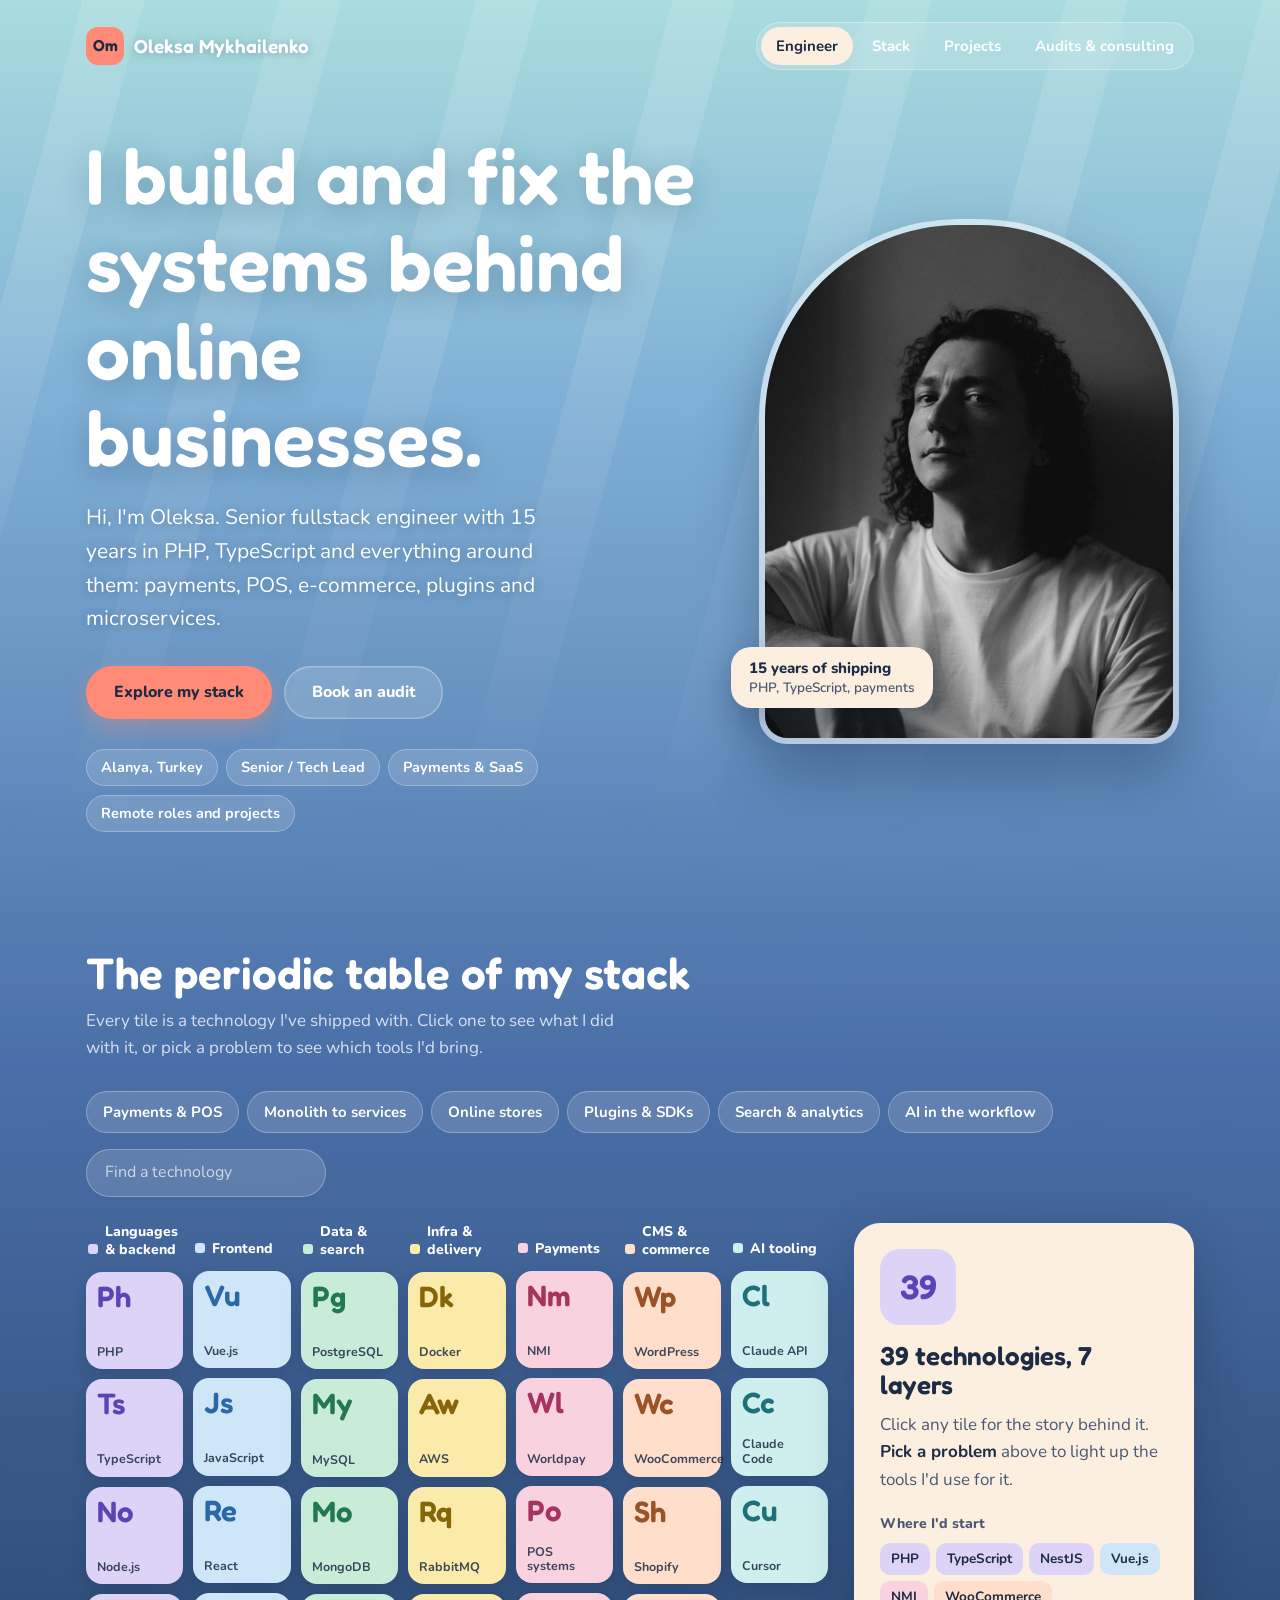
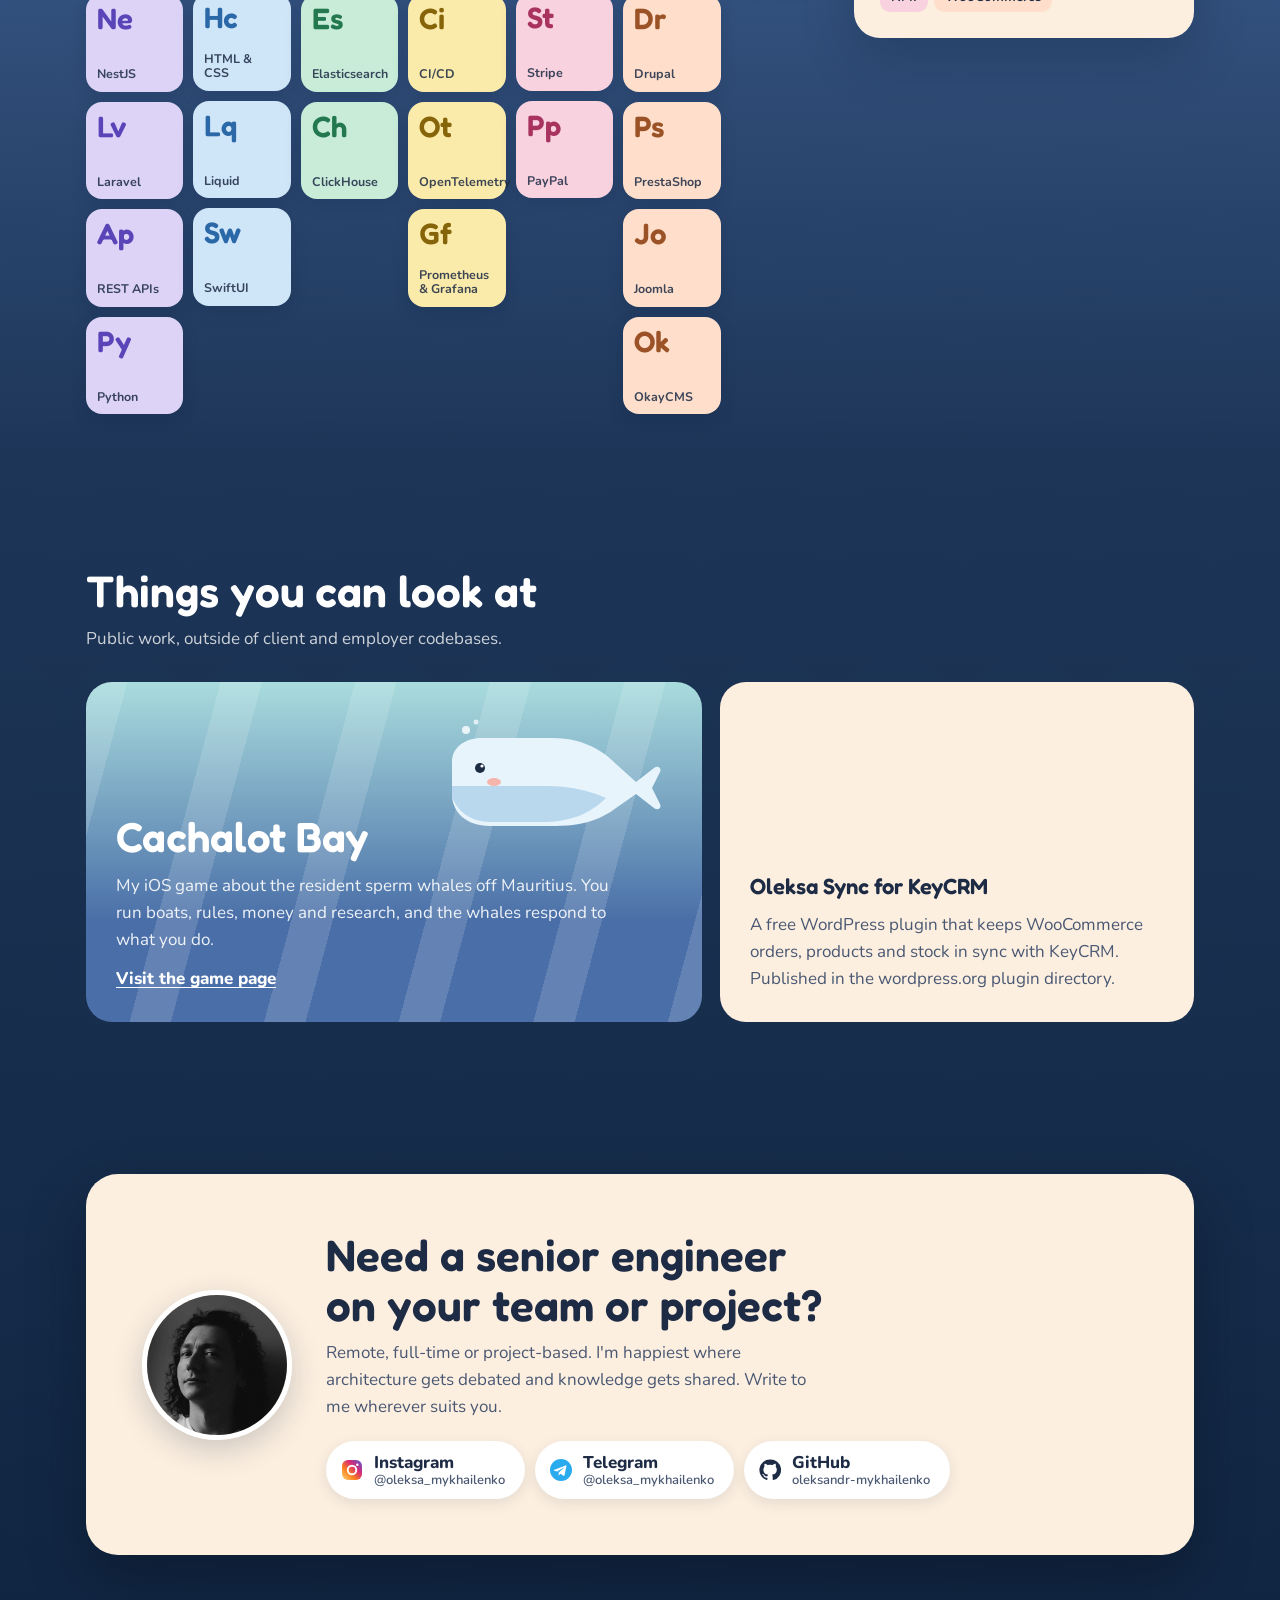
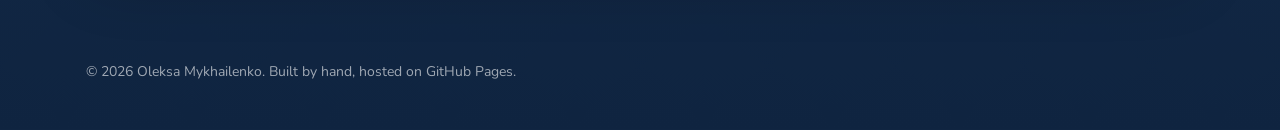
<file: index.html>
<!DOCTYPE html>
<html lang="en">
<head>
<meta charset="utf-8">
<meta name="viewport" content="width=device-width, initial-scale=1">
<title>Oleksa Mykhailenko — Fullstack software engineer</title>
<meta name="description" content="Interactive CV of Oleksa Mykhailenko, senior fullstack engineer: PHP, TypeScript, NestJS, Vue, payments, e-commerce and microservices.">
<link rel="preconnect" href="https://fonts.googleapis.com">
<link rel="preconnect" href="https://fonts.gstatic.com" crossorigin>
<link href="https://fonts.googleapis.com/css2?family=Fredoka:wght@500;600;700&family=Nunito:wght@400;600;700;800&display=swap" rel="stylesheet">
<link rel="stylesheet" href="assets/style.css">
</head>
<body>

<div class="wrap">
  <header class="top">
    <a class="mark" href="./"><span class="mark-tile">Om</span>Oleksa Mykhailenko</a>
    <nav class="nav" aria-label="Main">
      <a href="./" aria-current="page">Engineer</a>
      <a href="#stack">Stack</a>
      <a href="#projects">Projects</a>
      <a href="audit.html">Audits &amp; consulting</a>
    </nav>
  </header>

  <section class="hero">
    <div class="rays" aria-hidden="true"></div>
    <div class="hero-row">
      <div>
        <h1>I build and fix the systems behind online businesses.</h1>
        <p class="lede">Hi, I'm Oleksa. Senior fullstack engineer with 15 years in PHP, TypeScript and everything around them: payments, POS, e-commerce, plugins and microservices.</p>
        <div class="hero-actions">
          <a class="btn" href="#stack">Explore my stack</a>
          <a class="btn ghost" href="audit.html">Book an audit</a>
        </div>
        <ul class="facts">
          <li>Alanya, Turkey</li>
          <li>Senior / Tech Lead</li>
          <li>Payments &amp; SaaS</li>
          <li>Remote roles and projects</li>
        </ul>
      </div>
      <figure class="portrait" style="margin:0">
        <img src="assets/img/portrait.jpg" alt="Portrait of Oleksa Mykhailenko" width="900" height="1350">
        <div class="bubble">15 years of shipping<span>PHP, TypeScript, payments</span></div>
      </figure>
    </div>
  </section>

  <section id="stack">
    <div class="section-head">
      <div>
        <h2>The periodic table of my stack</h2>
        <p>Every tile is a technology I've shipped with. Click one to see what I did with it, or pick a problem to see which tools I'd bring.</p>
      </div>
    </div>

    <div class="lens">
      <div class="chips" id="problems" role="group" aria-label="Show tools by problem"></div>
      <input class="search" id="search" type="search" placeholder="Find a technology" aria-label="Find a technology">
    </div>

    <div class="stack-layout">
      <div>
        <div class="table assemble" id="table"></div>
      </div>

      <aside class="panel" id="panel" aria-live="polite">
        <button class="panel-close" id="panelClose" aria-label="Close details">×</button>
        <div id="panelBody"></div>
      </aside>
    </div>
  </section>

  <section id="projects">
    <div class="section-head">
      <div>
        <h2>Things you can look at</h2>
        <p>Public work, outside of client and employer codebases.</p>
      </div>
    </div>
    <div class="projects">
      <a class="proj whale" href="https://oleksandr-mykhailenko.github.io/cachalot-bay/" target="_blank" rel="noopener">
        <svg viewBox="0 0 240 120" aria-hidden="true">
          <path d="M20 46c0-14 12-24 30-24h70c28 0 48 10 64 26l20 18 18-14c4-3 8 0 6 4l-8 16 8 16c2 4-2 7-6 4l-18-14-20 14c-16 12-34 18-60 18H58C34 110 20 96 20 78z" fill="#e8f4fb"/>
          <path d="M20 70h96c20 0 40 4 58 12-16 16-36 24-62 24H58C38 106 24 94 20 80z" fill="#b9d8ee"/>
          <circle cx="48" cy="52" r="5" fill="#1d2b45"/><circle cx="50" cy="50" r="1.6" fill="#fff"/>
          <ellipse cx="62" cy="66" rx="7" ry="4" fill="#ff8a75" opacity=".6"/>
          <circle cx="34" cy="14" r="4" fill="#fff" opacity=".8"/><circle cx="44" cy="6" r="2.5" fill="#fff" opacity=".7"/>
        </svg>
        <h3>Cachalot Bay</h3>
        <p>My iOS game about the resident sperm whales off Mauritius. You run boats, rules, money and research, and the whales respond to what you do.</p>
        <span class="where">Visit the game page</span>
      </a>
      <div class="proj-side">
        <div class="proj cream" style="height:100%;justify-content:flex-end">
          <h3>Oleksa Sync for KeyCRM</h3>
          <p>A free WordPress plugin that keeps WooCommerce orders, products and stock in sync with KeyCRM. Published in the wordpress.org plugin directory.</p>
        </div>
      </div>
    </div>
  </section>

  <section>
    <div class="contact">
      <img class="avatar" src="assets/img/avatar.jpg" alt="" width="150" height="150">
      <div>
        <h2>Need a senior engineer on your team or project?</h2>
        <p>Remote, full-time or project-based. I'm happiest where architecture gets debated and knowledge gets shared. Write to me wherever suits you.</p>
        <div class="socials">
          <a class="social" href="https://www.instagram.com/oleksa_mykhailenko/" target="_blank" rel="noopener"><svg viewBox="0 0 24 24" aria-hidden="true"><defs><linearGradient id="ig" x1="0" y1="1" x2="1" y2="0"><stop offset="0" stop-color="#feda75"/><stop offset=".35" stop-color="#fa7e1e"/><stop offset=".65" stop-color="#d62976"/><stop offset="1" stop-color="#4f5bd5"/></linearGradient></defs><rect x="2" y="2" width="20" height="20" rx="6" fill="url(#ig)"/><circle cx="12" cy="12" r="4.3" fill="none" stroke="#fff" stroke-width="1.9"/><circle cx="17.3" cy="6.7" r="1.2" fill="#fff"/></svg><span>Instagram<small>@oleksa_mykhailenko</small></span></a>
          <a class="social" href="https://t.me/oleksa_mykhailenko" target="_blank" rel="noopener"><svg viewBox="0 0 24 24" aria-hidden="true"><circle cx="12" cy="12" r="11" fill="#2AABEE"/><path d="M5.4 11.7l11.2-4.3c.5-.2 1 .1.8.9l-1.9 9c-.1.6-.5.8-1 .5l-2.9-2.1-1.4 1.3c-.2.2-.3.3-.6.3l.2-2.9 5.4-4.9c.2-.2 0-.3-.3-.1l-6.7 4.2-2.9-.9c-.6-.2-.6-.6.1-1z" fill="#fff"/></svg><span>Telegram<small>@oleksa_mykhailenko</small></span></a>
          <a class="social" href="https://github.com/oleksandr-mykhailenko" target="_blank" rel="noopener"><svg viewBox="0 0 24 24" aria-hidden="true"><path fill="#1d2b45" d="M12 1.5a10.5 10.5 0 00-3.3 20.5c.5.1.7-.2.7-.5v-1.8c-2.9.6-3.5-1.4-3.5-1.4-.5-1.2-1.2-1.5-1.2-1.5-1-.7.1-.7.1-.7 1 .1 1.6 1.1 1.6 1.1.9 1.6 2.5 1.2 3.1.9.1-.7.4-1.2.7-1.4-2.3-.3-4.8-1.2-4.8-5.2 0-1.1.4-2.1 1.1-2.8-.1-.3-.5-1.4.1-2.8 0 0 .9-.3 2.9 1.1a10 10 0 015.2 0c2-1.4 2.9-1.1 2.9-1.1.6 1.4.2 2.5.1 2.8.7.7 1.1 1.7 1.1 2.8 0 4-2.5 4.9-4.8 5.2.4.3.7 1 .7 2v2.9c0 .3.2.6.7.5A10.5 10.5 0 0012 1.5z"/></svg><span>GitHub<small>oleksandr-mykhailenko</small></span></a>
        </div>
      </div>
    </div>
  </section>

  <footer class="foot">© <span id="year"></span> Oleksa Mykhailenko. Built by hand, hosted on GitHub Pages.</footer>
</div>

<script>
/* ============================================================
   EDIT YOUR STACK HERE
   depth: 3 = core, 2 = strong, 1 = working
   ============================================================ */
const LAYERS = [
  { id: "lang",  name: "Languages & backend" },
  { id: "front", name: "Frontend" },
  { id: "data",  name: "Data & search" },
  { id: "infra", name: "Infra & delivery" },
  { id: "pay",   name: "Payments" },
  { id: "cms",   name: "CMS & commerce" },
  { id: "ai",    name: "AI tooling" }
];

const TECH = [
  // Languages & backend
  { id: "php",  sym: "Ph", name: "PHP",        layer: "lang", depth: 3, note: "My first and deepest language. Payment gateways, CMS cores, plugins, legacy monoliths and the refactors that tame them.", pairs: ["mysql","laravel","wp","drupal"] },
  { id: "ts",   sym: "Ts", name: "TypeScript", layer: "lang", depth: 3, note: "Default for anything new on Node. Strict types on service contracts, DTOs and shared SDKs.", pairs: ["node","nest","vue"] },
  { id: "node", sym: "No", name: "Node.js",    layer: "lang", depth: 3, note: "APIs, workers and integrations. Comfortable with the event loop, streams, worker threads and hunting memory leaks.", pairs: ["ts","nest","rabbit"] },
  { id: "nest", sym: "Ne", name: "NestJS",     layer: "lang", depth: 3, note: "Main framework for the microservices I extracted from a large PHP monolith: modules, guards, queues, OpenTelemetry tracing.", pairs: ["ts","pg","rabbit","docker"] },
  { id: "laravel", sym: "Lv", name: "Laravel", layer: "lang", depth: 2, note: "Laravel apps and packages.", pairs: ["php","mysql"] },
  { id: "rest", sym: "Ap", name: "REST APIs",  layer: "lang", depth: 3, note: "Designing APIs and, more often, integrating with other people's: auth, retries, idempotency, webhooks, correlation IDs.", pairs: ["php","node","stripe"] },
  { id: "py",   sym: "Py", name: "Python",     layer: "lang", depth: 1, note: "Scripts for data work: migration pipelines, CSV transforms, document generation.", pairs: ["shopify","mysql"] },

  // Frontend
  { id: "vue",  sym: "Vu", name: "Vue.js",     layer: "front", depth: 3, note: "Admin panels, dashboards and customer-facing apps. Composition API, Pinia, component libraries.", pairs: ["ts","js"] },
  { id: "js",   sym: "Js", name: "JavaScript", layer: "front", depth: 3, note: "Fifteen years of it, from jQuery-era storefronts to modern bundlers.", pairs: ["vue","ts"] },
  { id: "react",sym: "Re", name: "React",      layer: "front", depth: 1, note: "Components and hooks on product work alongside Vue projects.", pairs: ["ts","js"] },
  { id: "html", sym: "Hc", name: "HTML & CSS", layer: "front", depth: 3, note: "Semantic, accessible markup and responsive layouts without leaning on a framework.", pairs: ["liquid","js"] },
  { id: "liquid",sym:"Lq", name: "Liquid",     layer: "front", depth: 2, note: "Shopify themes built from Figma: account templates, product pages, checkout tweaks within Shopify's limits.", pairs: ["shopify","html"] },
  { id: "swift",sym: "Sw", name: "SwiftUI",    layer: "front", depth: 1, note: "Building my own iOS game, Cachalot Bay.", pairs: ["claudecode"] },

  // Data & search
  { id: "pg",   sym: "Pg", name: "PostgreSQL", layer: "data", depth: 3, note: "Schema design, query tuning and migrations for service-owned databases.", pairs: ["nest","node"] },
  { id: "mysql",sym: "My", name: "MySQL",      layer: "data", depth: 3, note: "Years of production MySQL behind PHP apps and stores. Untangling slow multi-join reports and NULL surprises in aggregates.", pairs: ["php","woo"] },
  { id: "mongo",sym: "Mo", name: "MongoDB",    layer: "data", depth: 2, note: "Document stores for catalogs, logs and flexible event payloads.", pairs: ["node"] },
  { id: "es",   sym: "Es", name: "Elasticsearch", layer: "data", depth: 2, note: "Product search, filtering and log analytics: mappings, analyzers, reindexing without downtime.", pairs: ["node","php"] },
  { id: "ch",   sym: "Ch", name: "ClickHouse", layer: "data", depth: 1, note: "Analytics workloads where row stores give up.", pairs: ["es","pg"] },

  // Infra & delivery
  { id: "docker",sym:"Dk", name: "Docker",     layer: "infra", depth: 3, note: "Every project I touch runs locally in containers and ships the same way.", pairs: ["aws","ci"] },
  { id: "aws",  sym: "Aw", name: "AWS",        layer: "infra", depth: 2, note: "ECS, Lambda, S3, SQS, RDS, CloudWatch. Keeping bills sensible is part of the job.", pairs: ["docker","nest"] },
  { id: "rabbit",sym:"Rq", name: "RabbitMQ",   layer: "infra", depth: 2, note: "Queues between services: retries, dead letters, keeping payment and order events from getting lost.", pairs: ["nest","node","php"] },
  { id: "ci",   sym: "Ci", name: "CI/CD",      layer: "infra", depth: 2, note: "Pipelines with tests, linting and safe deploys. GitHub Actions and GitLab CI.", pairs: ["docker"] },
  { id: "otel", sym: "Ot", name: "OpenTelemetry", layer: "infra", depth: 1, note: "Tracing requests across services so incidents take minutes to locate, not hours.", pairs: ["prom","nest"] },
  { id: "prom", sym: "Gf", name: "Prometheus & Grafana", layer: "infra", depth: 1, note: "Metrics and dashboards that someone actually looks at.", pairs: ["otel"] },

  // Payments
  { id: "nmi",  sym: "Nm", name: "NMI",        layer: "pay", depth: 3, note: "Gateway integration end to end: tokenization, sale/auth/capture, refunds, voids, recurring billing.", pairs: ["pos","php"] },
  { id: "wp_pay",sym:"Wl", name: "Worldpay",   layer: "pay", depth: 3, note: "Card-present and online flows, settlement reports and the edge cases that only show up in production.", pairs: ["pos","nmi"] },
  { id: "pos",  sym: "Po", name: "POS systems",layer: "pay", depth: 3, note: "Point-of-sale software where the terminal, the gateway and the back office all have to agree.", pairs: ["nmi","wp_pay"] },
  { id: "stripe",sym:"St", name: "Stripe",     layer: "pay", depth: 2, note: "Checkouts and webhooks, plus digging into decline data: generic_decline patterns, Link issues, duplicate attempts.", pairs: ["rest","shopify"] },
  { id: "paypal",sym:"Pp", name: "PayPal",     layer: "pay", depth: 2, note: "Checkout integrations and IPN/webhook handling.", pairs: ["woo","stripe"] },

  // CMS & commerce
  { id: "wp",   sym: "Wp", name: "WordPress",  layer: "cms", depth: 2, note: "Plugin author on wordpress.org. Custom plugins, hooks, admin UX and the plugin review process.", pairs: ["woo","php"] },
  { id: "woo",  sym: "Wc", name: "WooCommerce",layer: "cms", depth: 2, note: "Store builds, REST API work, shipping zones, silent email failures and order sync with CRMs.", pairs: ["wp","mysql","paypal"] },
  { id: "shopify",sym:"Sh",name: "Shopify",    layer: "cms", depth: 2, note: "Theme development and a full migration from WooCommerce: products, redirects, DNS.", pairs: ["liquid","py","stripe"] },
  { id: "drupal",sym:"Dr", name: "Drupal",     layer: "cms", depth: 2, note: "Contrib module maintenance and releases on drupal.org.", pairs: ["php"] },
  { id: "presta",sym:"Ps", name: "PrestaShop", layer: "cms", depth: 1, note: "Module maintenance for an email platform integration.", pairs: ["php"] },
  { id: "joomla",sym:"Jo", name: "Joomla",     layer: "cms", depth: 1, note: "Extension maintenance for an email platform integration.", pairs: ["php"] },
  { id: "okay", sym: "Ok", name: "OkayCMS",    layer: "cms", depth: 2, note: "Where I spent my early years: an e-commerce CMS, written in PHP, used by hundreds of stores.", pairs: ["php","mysql"] },

  // AI tooling
  { id: "claude",sym:"Cl", name: "Claude API", layer: "ai", depth: 2, note: "LLM features inside products and internal tools.", pairs: ["ts","node"] },
  { id: "claudecode",sym:"Cc", name: "Claude Code", layer: "ai", depth: 2, note: "Daily agentic coding with project-level instructions, in the terminal and in PhpStorm.", pairs: ["cursor"] },
  { id: "cursor",sym:"Cu", name: "Cursor",     layer: "ai", depth: 2, note: "AI-assisted editing for refactors and test writing.", pairs: ["claudecode"] }
];

const PROBLEMS = [
  { id: "payments", label: "Payments & POS",
    title: "Payment and POS integrations",
    text: "Gateways, terminals and checkouts that have to be right every time. I integrate the provider, then build the retries, reconciliation and alerts that keep money moving when it misbehaves.",
    tech: ["nmi","wp_pay","pos","stripe","paypal","php","node","ts","pg","mysql","rabbit","rest"] },
  { id: "micro", label: "Monolith to services",
    title: "Taking a monolith apart",
    text: "Extracting functionality from a big PHP monolith into NestJS services, one slice at a time, without freezing feature work. Then making the new pieces observable.",
    tech: ["php","nest","ts","node","rabbit","pg","docker","aws","ci","otel","prom"] },
  { id: "stores", label: "Online stores",
    title: "Stores and migrations",
    text: "WooCommerce and Shopify builds, fixes and moves between them: product data, redirects, DNS, payments and the emails customers rely on.",
    tech: ["woo","wp","shopify","liquid","php","mysql","py","stripe","paypal","html","okay"] },
  { id: "plugins", label: "Plugins & SDKs",
    title: "Plugins other people install",
    text: "Code that runs on thousands of sites I'll never see: CMS plugins and SDKs that need careful versioning, clear docs and graceful failure.",
    tech: ["wp","woo","drupal","presta","joomla","laravel","php","node","rest"] },
  { id: "search", label: "Search & analytics",
    title: "Search and analytics",
    text: "Fast product search and reporting that doesn't lock the main database.",
    tech: ["es","ch","pg","mysql","mongo","node"] },
  { id: "ai", label: "AI in the workflow",
    title: "AI in the workflow",
    text: "LLM features inside products, and AI-assisted development that speeds the team up without lowering the bar.",
    tech: ["claude","claudecode","cursor","ts","node"] }
];

/* ============================================================ */
const byId = Object.fromEntries(TECH.map(t => [t.id, t]));
const layerName = Object.fromEntries(LAYERS.map(l => [l.id, l.name]));
const depthName = { 3: "Core", 2: "Strong", 1: "Working" };
const $ = s => document.querySelector(s);
const table = $("#table"), panel = $("#panel"), body = $("#panelBody");
let activeTech = null, activeProblem = null;


// build table
let idx = 0;
table.innerHTML = LAYERS.map(l => `
  <div class="col" role="group" aria-label="${l.name}">
    <div class="col-head"><i style="background:var(--${l.id})"></i>${l.name}</div>
    ${TECH.filter(t => t.layer === l.id).map(t => `
      <button class="tile t-${t.layer}" data-id="${t.id}" aria-pressed="false" style="--i:${idx++}"
        aria-label="${t.name}">
        <span class="sym" aria-hidden="true">${t.sym}</span>
        <span class="nm" aria-hidden="true">${t.name}</span>
      </button>`).join("")}
  </div>`).join("");
setTimeout(() => table.classList.remove("assemble"), 1600);

// problem chips
$("#problems").innerHTML = PROBLEMS.map(p =>
  `<button class="chip" data-p="${p.id}" aria-pressed="false">${p.label}</button>`).join("");

function setDim(ids) {
  table.querySelectorAll(".tile").forEach(el => {
    el.classList.toggle("dim", !!ids && !ids.includes(el.dataset.id));
  });
}
function markTile(id) {
  table.querySelectorAll(".tile").forEach(el => el.setAttribute("aria-pressed", el.dataset.id === id ? "true" : "false"));
}
function miniBtn(id) {
  const t = byId[id];
  return `<button data-go="${id}" style="background:var(--${t.layer})">${t.name}</button>`;
}

function showIntro() {
  body.innerHTML = `
    <div class="big" style="background:var(--lang);color:var(--lang-ink)">${TECH.length}</div>
    <h3>${TECH.length} technologies, 7 layers</h3>
    <p class="empty-hint" style="margin-top:12px">Click any tile for the story behind it. <strong>Pick a problem</strong> above to light up the tools I'd use for it.</p>
    <div class="pairs-title">Where I'd start</div>
    <div class="mini">${["php","ts","nest","vue","nmi","woo"].map(miniBtn).join("")}</div>`;
}

function showTech(id) {
  const t = byId[id]; activeTech = id;
  const cur = PROBLEMS.find(p => p.id === activeProblem);
  if (cur && !cur.tech.includes(id)) {
    activeProblem = null; setDim(null);
    document.querySelectorAll("#problems .chip").forEach(c => c.setAttribute("aria-pressed", "false"));
  }
  markTile(id);
  const uses = PROBLEMS.filter(p => p.tech.includes(id));
  body.innerHTML = `
    <div class="big" style="background:var(--${t.layer});color:var(--${t.layer}-ink)">${t.sym}</div>
    <h3>${t.name}</h3>
    <div class="meta"><span class="tag">${layerName[t.layer]}</span></div>
    <p>${t.note}</p>
    ${t.pairs.length ? `<div class="pairs-title">Usually paired with</div><div class="mini">${t.pairs.filter(p => byId[p]).map(miniBtn).join("")}</div>` : ""}
    ${uses.length ? `<div class="pairs-title">Part of</div><div class="mini">${uses.map(p => `<button data-p="${p.id}" style="background:#fff">${p.title}</button>`).join("")}</div>` : ""}`;
  openPanel();
}

function showProblem(pid) {
  const p = PROBLEMS.find(x => x.id === pid);
  document.querySelectorAll("#problems .chip").forEach(c => c.setAttribute("aria-pressed", c.dataset.p === pid ? "true" : "false"));
  if (!p) { activeProblem = null; setDim(null); showIntro(); return; }
  activeProblem = pid; $("#search").value = ""; setDim(p.tech); markTile(null);
  body.innerHTML = `
    <h3>${p.title}</h3>
    <p style="margin-top:12px">${p.text}</p>
    <div class="pairs-title">Tools I bring (${p.tech.length})</div>
    <div class="mini">${p.tech.map(miniBtn).join("")}</div>`;
  openPanel();
}

function openPanel() { panel.classList.add("open"); }
$("#panelClose").addEventListener("click", () => panel.classList.remove("open"));

table.addEventListener("click", e => {
  const tile = e.target.closest(".tile"); if (tile) showTech(tile.dataset.id);
});
$("#problems").addEventListener("click", e => {
  const c = e.target.closest(".chip"); if (!c) return;
  showProblem(activeProblem === c.dataset.p ? null : c.dataset.p);
});
body.addEventListener("click", e => {
  const go = e.target.closest("[data-go]"); if (go) { showTech(go.dataset.go); return; }
  const p = e.target.closest("[data-p]"); if (p) showProblem(p.dataset.p);
});
$("#search").addEventListener("input", e => {
  const q = e.target.value.trim().toLowerCase();
  activeProblem = null;
  document.querySelectorAll("#problems .chip").forEach(c => c.setAttribute("aria-pressed", "false"));
  if (!q) { setDim(null); return; }
  const hits = TECH.filter(t => (t.name + " " + t.sym + " " + t.note).toLowerCase().includes(q)).map(t => t.id);
  setDim(hits);
  if (hits.length === 1) showTech(hits[0]);
});
document.addEventListener("keydown", e => { if (e.key === "Escape") panel.classList.remove("open"); });

showIntro();
$("#year").textContent = new Date().getFullYear();
</script>
<script src="assets/ocean.js"></script>
</body>
</html>
</file>
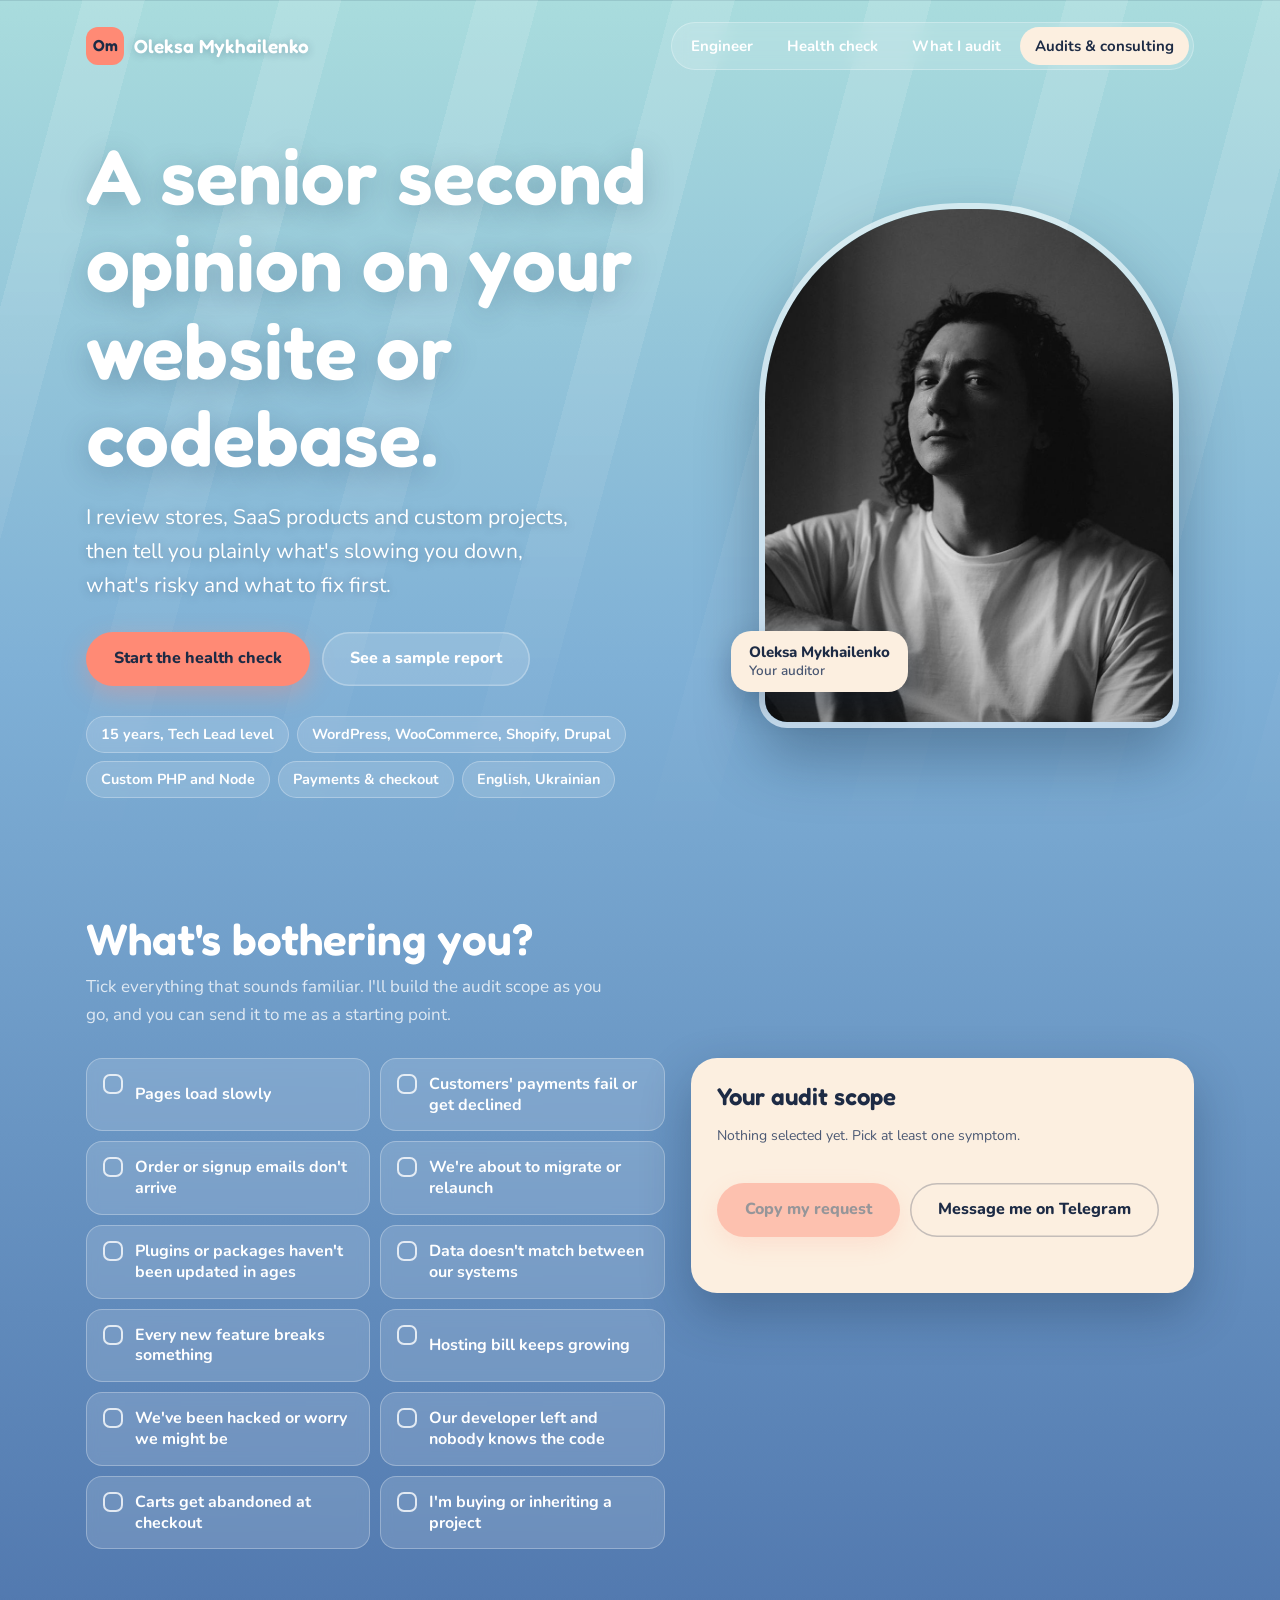
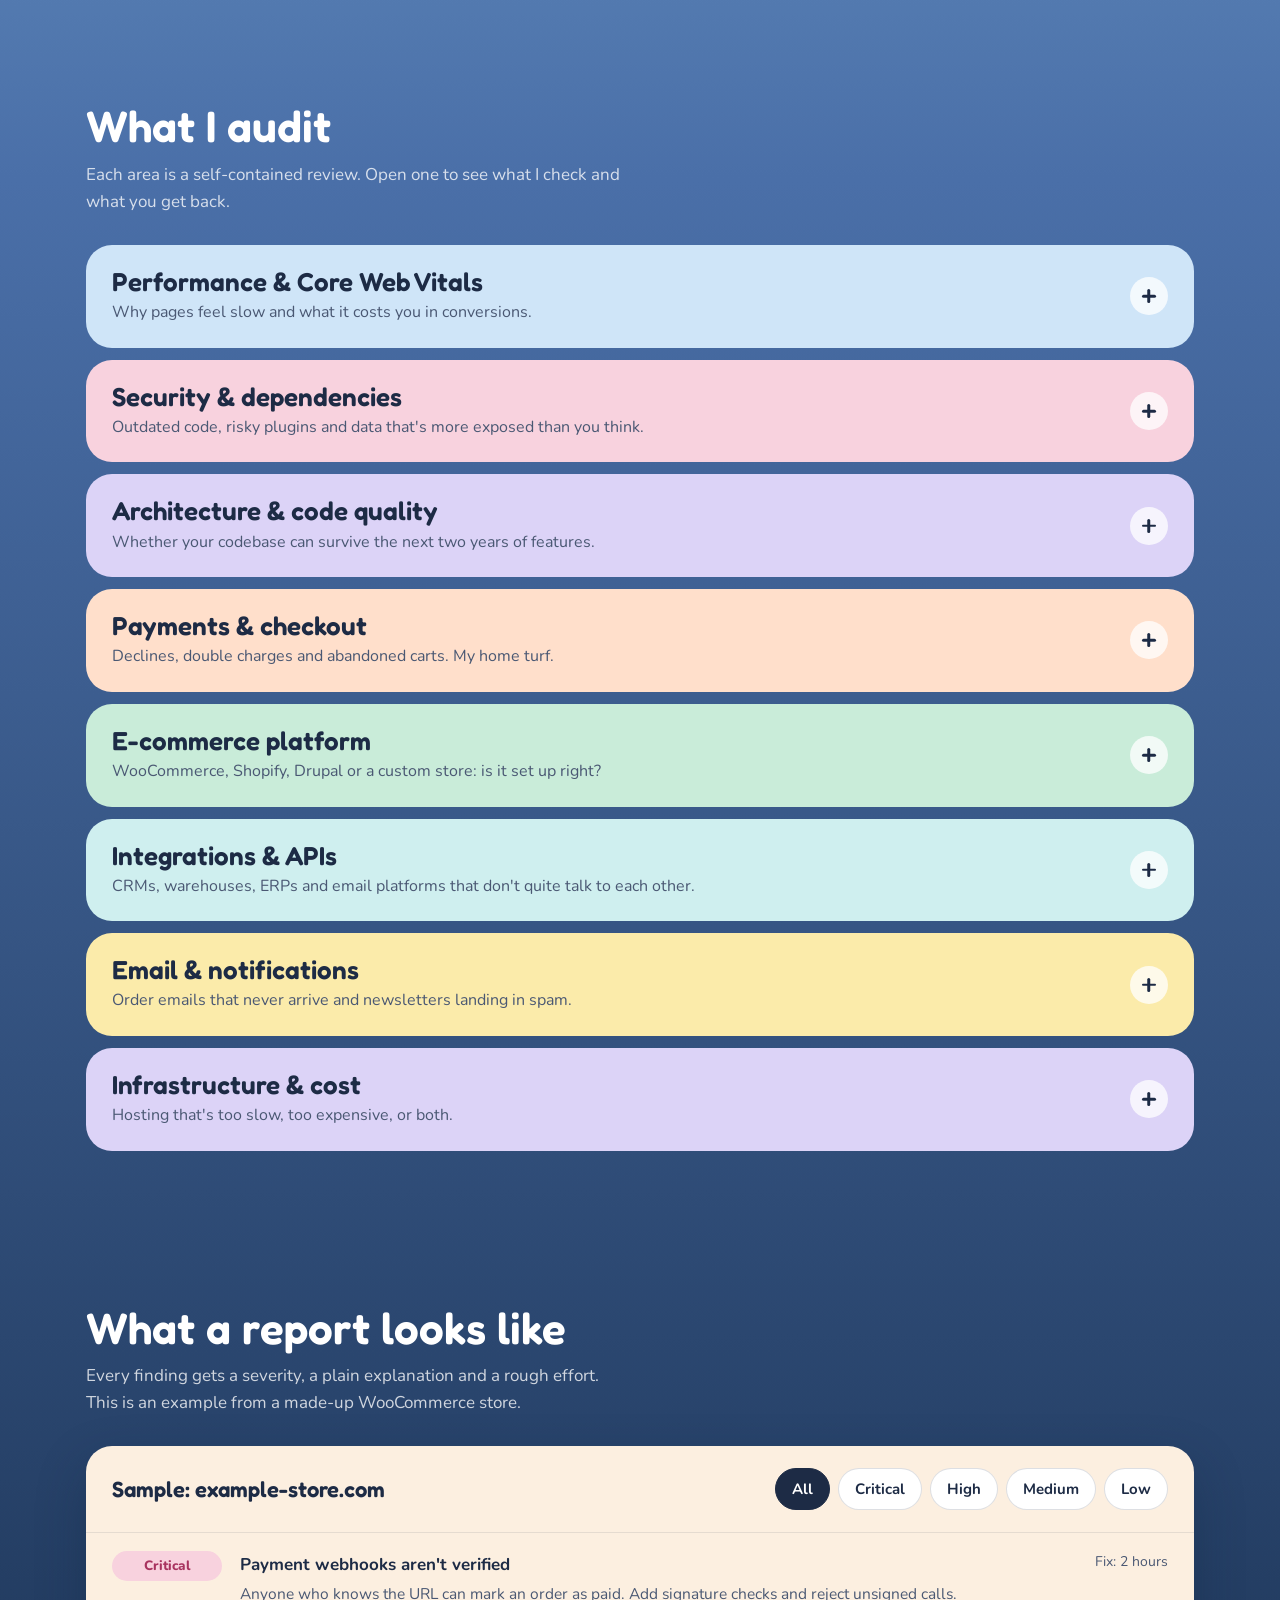
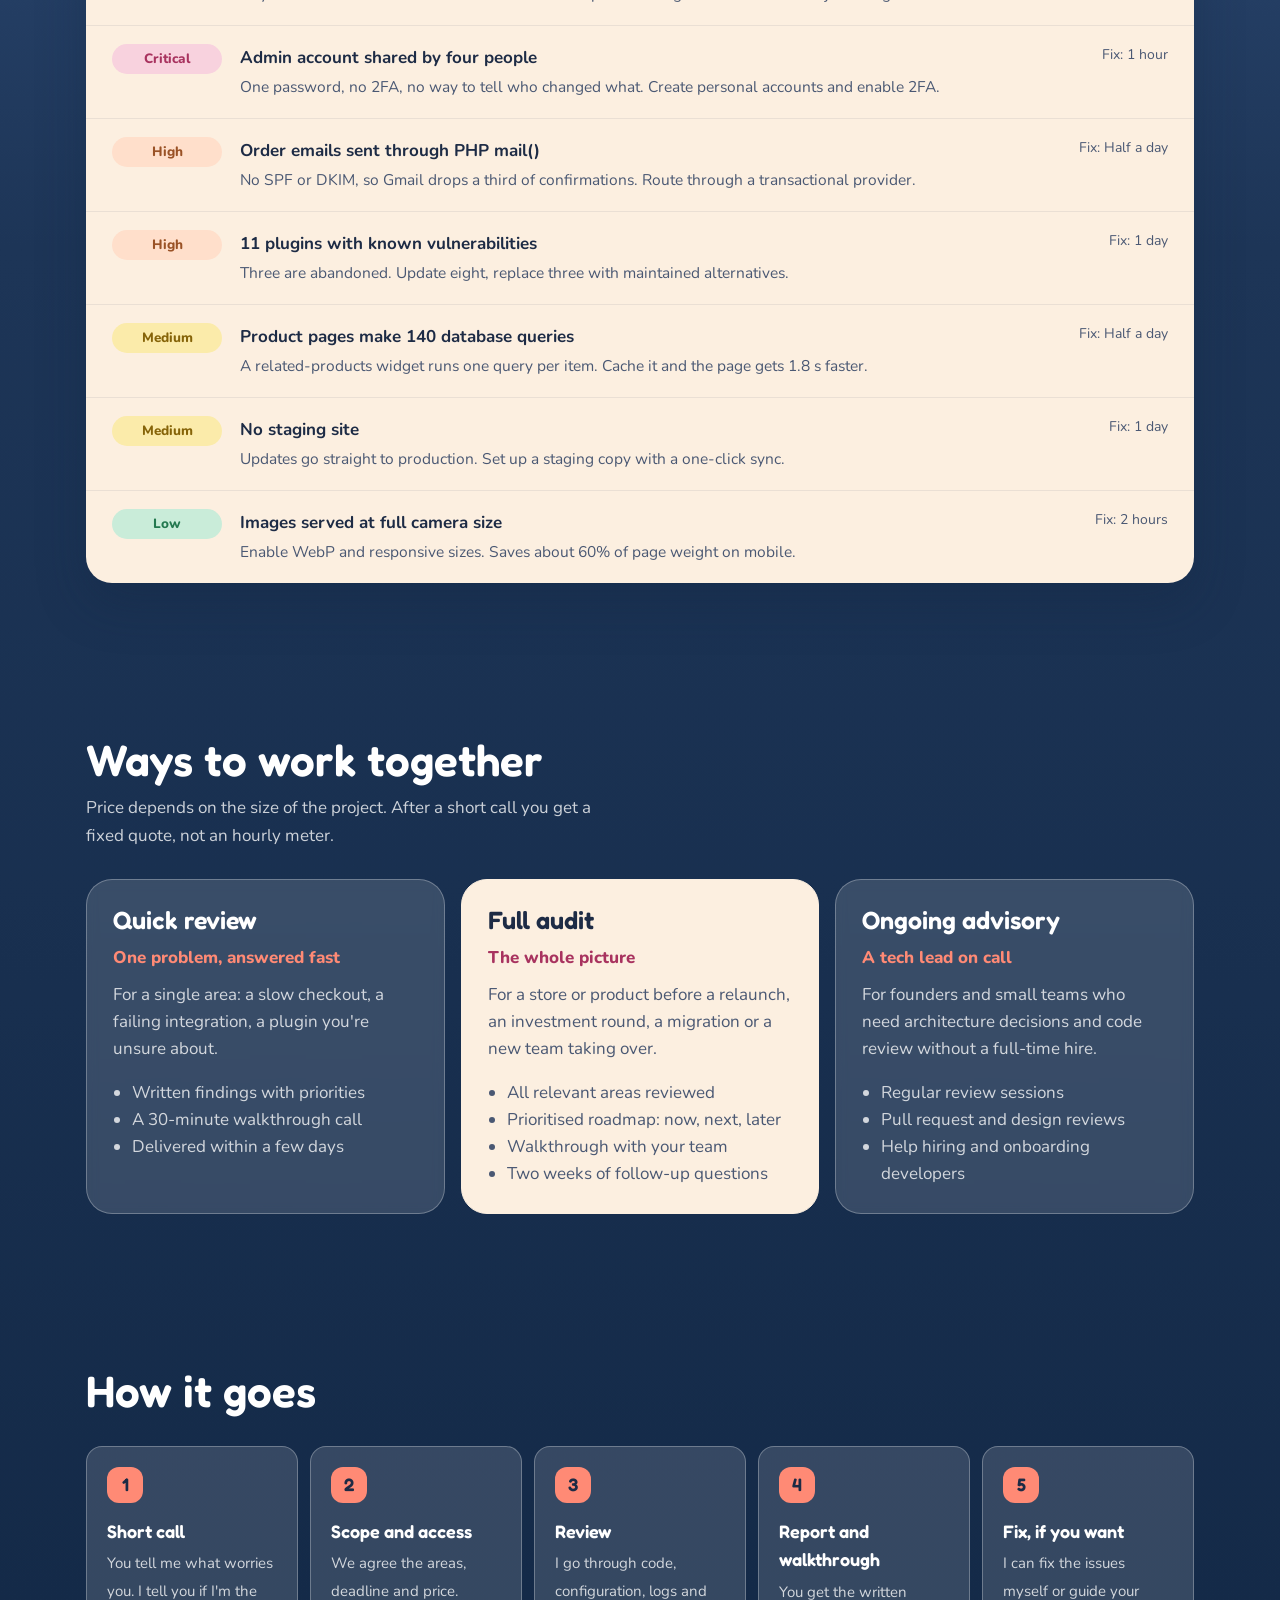
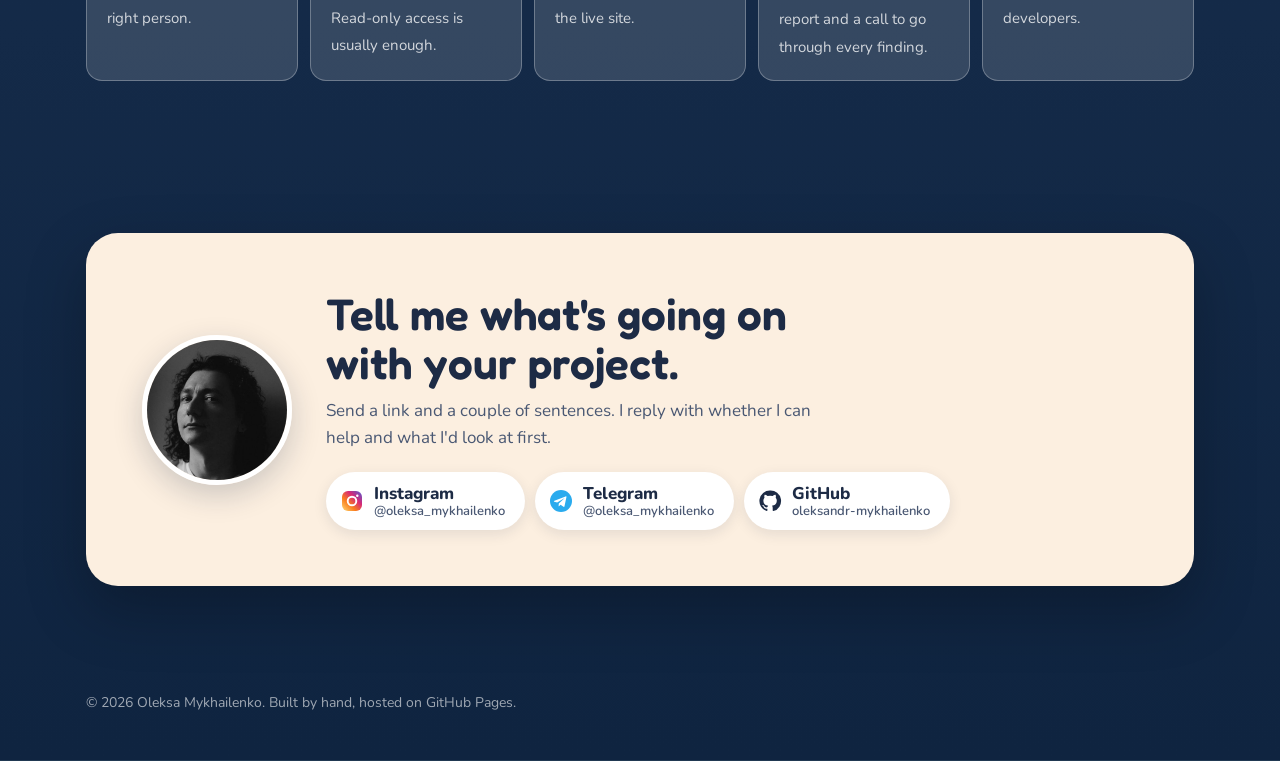
<file: audit.html>
<!DOCTYPE html>
<html lang="en">
<head>
<meta charset="utf-8">
<meta name="viewport" content="width=device-width, initial-scale=1">
<title>Website &amp; codebase audits — Oleksa Mykhailenko</title>
<meta name="description" content="Independent technical audits and consulting for websites, online stores and SaaS codebases: performance, security, architecture, payments and integrations.">
<link rel="preconnect" href="https://fonts.googleapis.com">
<link rel="preconnect" href="https://fonts.gstatic.com" crossorigin>
<link href="https://fonts.googleapis.com/css2?family=Fredoka:wght@500;600;700&family=Nunito:wght@400;600;700;800&display=swap" rel="stylesheet">
<link rel="stylesheet" href="assets/style.css">
</head>
<body>

<div class="wrap">
  <header class="top">
    <a class="mark" href="./"><span class="mark-tile">Om</span>Oleksa Mykhailenko</a>
    <nav class="nav" aria-label="Main">
      <a href="./">Engineer</a>
      <a href="#check">Health check</a>
      <a href="#areas">What I audit</a>
      <a href="audit.html" aria-current="page">Audits &amp; consulting</a>
    </nav>
  </header>

  <section class="hero audit-hero">
    <div class="rays" aria-hidden="true"></div>
    <div class="hero-row">
      <div>
        <h1>A senior second opinion on your website or codebase.</h1>
        <p class="lede">I review stores, SaaS products and custom projects, then tell you plainly what's slowing you down, what's risky and what to fix first.</p>
        <div class="hero-actions">
          <a class="btn" href="#check">Start the health check</a>
          <a class="btn ghost" href="#sample">See a sample report</a>
        </div>
        <ul class="facts">
          <li>15 years, Tech Lead level</li>
          <li>WordPress, WooCommerce, Shopify, Drupal</li>
          <li>Custom PHP and Node</li>
          <li>Payments &amp; checkout</li>
          <li>English, Ukrainian</li>
        </ul>
      </div>
      <figure class="portrait" style="margin:0">
        <img src="assets/img/portrait.jpg" alt="Portrait of Oleksa Mykhailenko" width="900" height="1350">
        <div class="bubble">Oleksa Mykhailenko<span>Your auditor</span></div>
      </figure>
    </div>
  </section>

  <section id="check">
    <div class="section-head">
      <div>
        <h2>What's bothering you?</h2>
        <p>Tick everything that sounds familiar. I'll build the audit scope as you go, and you can send it to me as a starting point.</p>
      </div>
    </div>
    <div class="symptoms">
      <div class="symptom-grid" id="symptoms" role="group" aria-label="Symptoms"></div>
      <aside class="scope" aria-live="polite">
        <h3 id="scopeTitle">Your audit scope</h3>
        <p class="muted small" id="scopeHint">Nothing selected yet. Pick at least one symptom.</p>
        <ul id="scopeList"></ul>
        <div class="actions">
          <button class="btn" id="copyScope" disabled>Copy my request</button>
          <a class="btn ghost" href="https://t.me/oleksa_mykhailenko" target="_blank" rel="noopener">Message me on Telegram</a>
        </div>
        <div class="toast" id="toast" role="status"></div>
      </aside>
    </div>
  </section>

  <section id="areas">
    <div class="section-head">
      <div>
        <h2>What I audit</h2>
        <p>Each area is a self-contained review. Open one to see what I check and what you get back.</p>
      </div>
    </div>
    <div class="areas" id="areaList"></div>
  </section>

  <section id="sample">
    <div class="section-head">
      <div>
        <h2>What a report looks like</h2>
        <p>Every finding gets a severity, a plain explanation and a rough effort. This is an example from a made-up WooCommerce store.</p>
      </div>
    </div>
    <div class="report">
      <div class="report-head">
        <h3>Sample: example-store.com</h3>
        <div class="chips" id="sevFilter" role="group" aria-label="Filter by severity">
          <button class="chip" data-sev="all" aria-pressed="true">All</button>
          <button class="chip" data-sev="critical" aria-pressed="false">Critical</button>
          <button class="chip" data-sev="high" aria-pressed="false">High</button>
          <button class="chip" data-sev="medium" aria-pressed="false">Medium</button>
          <button class="chip" data-sev="low" aria-pressed="false">Low</button>
        </div>
      </div>
      <div id="findings"></div>
    </div>
  </section>

  <section>
    <div class="section-head">
      <div>
        <h2>Ways to work together</h2>
        <p>Price depends on the size of the project. After a short call you get a fixed quote, not an hourly meter.</p>
      </div>
    </div>
    <div class="formats">
      <div class="format">
        <h3>Quick review</h3>
        <div class="when">One problem, answered fast</div>
        <p class="muted">For a single area: a slow checkout, a failing integration, a plugin you're unsure about.</p>
        <ul><li>Written findings with priorities</li><li>A 30-minute walkthrough call</li><li>Delivered within a few days</li></ul>
      </div>
      <div class="format featured">
        <h3>Full audit</h3>
        <div class="when">The whole picture</div>
        <p>For a store or product before a relaunch, an investment round, a migration or a new team taking over.</p>
        <ul><li>All relevant areas reviewed</li><li>Prioritised roadmap: now, next, later</li><li>Walkthrough with your team</li><li>Two weeks of follow-up questions</li></ul>
      </div>
      <div class="format">
        <h3>Ongoing advisory</h3>
        <div class="when">A tech lead on call</div>
        <p class="muted">For founders and small teams who need architecture decisions and code review without a full-time hire.</p>
        <ul><li>Regular review sessions</li><li>Pull request and design reviews</li><li>Help hiring and onboarding developers</li></ul>
      </div>
    </div>
  </section>

  <section>
    <div class="section-head"><div><h2>How it goes</h2></div></div>
    <ol class="steps">
      <li><b>Short call</b><span>You tell me what worries you. I tell you if I'm the right person.</span></li>
      <li><b>Scope and access</b><span>We agree the areas, deadline and price. Read-only access is usually enough.</span></li>
      <li><b>Review</b><span>I go through code, configuration, logs and the live site.</span></li>
      <li><b>Report and walkthrough</b><span>You get the written report and a call to go through every finding.</span></li>
      <li><b>Fix, if you want</b><span>I can fix the issues myself or guide your developers.</span></li>
    </ol>
  </section>

  <section>
    <div class="contact">
      <img class="avatar" src="assets/img/avatar.jpg" alt="" width="150" height="150">
      <div>
        <h2>Tell me what's going on with your project.</h2>
        <p>Send a link and a couple of sentences. I reply with whether I can help and what I'd look at first.</p>
        <div class="socials">
          <a class="social" href="https://www.instagram.com/oleksa_mykhailenko/" target="_blank" rel="noopener"><svg viewBox="0 0 24 24" aria-hidden="true"><defs><linearGradient id="ig" x1="0" y1="1" x2="1" y2="0"><stop offset="0" stop-color="#feda75"/><stop offset=".35" stop-color="#fa7e1e"/><stop offset=".65" stop-color="#d62976"/><stop offset="1" stop-color="#4f5bd5"/></linearGradient></defs><rect x="2" y="2" width="20" height="20" rx="6" fill="url(#ig)"/><circle cx="12" cy="12" r="4.3" fill="none" stroke="#fff" stroke-width="1.9"/><circle cx="17.3" cy="6.7" r="1.2" fill="#fff"/></svg><span>Instagram<small>@oleksa_mykhailenko</small></span></a>
          <a class="social" href="https://t.me/oleksa_mykhailenko" target="_blank" rel="noopener"><svg viewBox="0 0 24 24" aria-hidden="true"><circle cx="12" cy="12" r="11" fill="#2AABEE"/><path d="M5.4 11.7l11.2-4.3c.5-.2 1 .1.8.9l-1.9 9c-.1.6-.5.8-1 .5l-2.9-2.1-1.4 1.3c-.2.2-.3.3-.6.3l.2-2.9 5.4-4.9c.2-.2 0-.3-.3-.1l-6.7 4.2-2.9-.9c-.6-.2-.6-.6.1-1z" fill="#fff"/></svg><span>Telegram<small>@oleksa_mykhailenko</small></span></a>
          <a class="social" href="https://github.com/oleksandr-mykhailenko" target="_blank" rel="noopener"><svg viewBox="0 0 24 24" aria-hidden="true"><path fill="#1d2b45" d="M12 1.5a10.5 10.5 0 00-3.3 20.5c.5.1.7-.2.7-.5v-1.8c-2.9.6-3.5-1.4-3.5-1.4-.5-1.2-1.2-1.5-1.2-1.5-1-.7.1-.7.1-.7 1 .1 1.6 1.1 1.6 1.1.9 1.6 2.5 1.2 3.1.9.1-.7.4-1.2.7-1.4-2.3-.3-4.8-1.2-4.8-5.2 0-1.1.4-2.1 1.1-2.8-.1-.3-.5-1.4.1-2.8 0 0 .9-.3 2.9 1.1a10 10 0 015.2 0c2-1.4 2.9-1.1 2.9-1.1.6 1.4.2 2.5.1 2.8.7.7 1.1 1.7 1.1 2.8 0 4-2.5 4.9-4.8 5.2.4.3.7 1 .7 2v2.9c0 .3.2.6.7.5A10.5 10.5 0 0012 1.5z"/></svg><span>GitHub<small>oleksandr-mykhailenko</small></span></a>
        </div>
      </div>
    </div>
  </section>

  <footer class="foot">© <span id="year"></span> Oleksa Mykhailenko. Built by hand, hosted on GitHub Pages.</footer>
</div>

<script>
/* ============================================================
   EDIT AUDIT AREAS AND SYMPTOMS HERE
   ============================================================ */
const AREAS = [
  { id: "perf", color: "front", title: "Performance & Core Web Vitals",
    sub: "Why pages feel slow and what it costs you in conversions.",
    check: ["Core Web Vitals on real devices", "Slow database queries and missing indexes", "Caching: page, object, CDN", "Heavy plugins, scripts and images", "Server and PHP/Node configuration"],
    get: ["The 5–10 changes with the biggest speed impact", "Before/after metrics for anything I fix", "A budget to keep it fast"] },
  { id: "sec", color: "pay", title: "Security & dependencies",
    sub: "Outdated code, risky plugins and data that's more exposed than you think.",
    check: ["Outdated core, plugins and packages with known CVEs", "Admin access, roles and leftover accounts", "Secrets in code and config", "Input handling, file uploads, API auth", "Backups and how fast you can restore"],
    get: ["Risk list ranked by real-world likelihood", "Update plan that won't break the site", "Hardening checklist"] },
  { id: "arch", color: "lang", title: "Architecture & code quality",
    sub: "Whether your codebase can survive the next two years of features.",
    check: ["Structure, boundaries and coupling", "Test coverage where it matters", "Error handling, logging, observability", "Monolith vs services: what's actually needed", "Developer onboarding and deploy flow"],
    get: ["Plain-language map of the system", "Refactoring plan in safe, small steps", "Notes you can hand to new developers"] },
  { id: "pay", color: "cms", title: "Payments & checkout",
    sub: "Declines, double charges and abandoned carts. My home turf.",
    check: ["Gateway integration: Stripe, PayPal, NMI, Worldpay", "Decline and failure patterns in your data", "Webhooks, retries and idempotency", "Checkout UX and friction", "Refunds, reconciliation and reporting"],
    get: ["Where you're losing payments and why", "Fixes ranked by revenue impact", "Monitoring so you hear about failures first"] },
  { id: "store", color: "data", title: "E-commerce platform",
    sub: "WooCommerce, Shopify, Drupal or a custom store: is it set up right?",
    check: ["Platform choice vs your actual needs", "Plugin and app sprawl", "Product data, stock and shipping setup", "SEO basics, redirects, structured data", "Migration readiness"],
    get: ["Keep, replace or remove list for plugins and apps", "Migration plan if moving platforms", "Quick wins for the next sale season"] },
  { id: "int", color: "ai", title: "Integrations & APIs",
    sub: "CRMs, warehouses, ERPs and email platforms that don't quite talk to each other.",
    check: ["Sync logic and where data drifts", "Error handling and retries", "Rate limits and API quotas", "Queues and background jobs", "Vendor lock-in and alternatives"],
    get: ["Diagram of how data moves", "List of silent failure points", "Plan for a reliable sync"] },
  { id: "email", color: "infra", title: "Email & notifications",
    sub: "Order emails that never arrive and newsletters landing in spam.",
    check: ["Transactional email delivery path", "SPF, DKIM, DMARC", "Provider setup: Mailjet, SendGrid, SMTP", "Template and trigger logic", "Bounce and complaint handling"],
    get: ["Why emails fail, with proof", "DNS and provider fixes", "A test plan for every customer email"] },
  { id: "cost", color: "lang", title: "Infrastructure & cost",
    sub: "Hosting that's too slow, too expensive, or both.",
    check: ["Hosting and AWS setup", "Docker and deploy pipeline", "Monitoring and alerting", "Scaling for peaks", "Monthly bill line by line"],
    get: ["Right-sized hosting plan", "Savings estimate", "Deploy process you can trust"] }
];

const SYMPTOMS = [
  { label: "Pages load slowly", areas: ["perf", "cost"] },
  { label: "Customers' payments fail or get declined", areas: ["pay"] },
  { label: "Order or signup emails don't arrive", areas: ["email", "int"] },
  { label: "We're about to migrate or relaunch", areas: ["store", "arch", "perf"] },
  { label: "Plugins or packages haven't been updated in ages", areas: ["sec", "store"] },
  { label: "Data doesn't match between our systems", areas: ["int"] },
  { label: "Every new feature breaks something", areas: ["arch"] },
  { label: "Hosting bill keeps growing", areas: ["cost"] },
  { label: "We've been hacked or worry we might be", areas: ["sec"] },
  { label: "Our developer left and nobody knows the code", areas: ["arch", "sec"] },
  { label: "Carts get abandoned at checkout", areas: ["pay", "perf"] },
  { label: "I'm buying or inheriting a project", areas: ["arch", "sec", "cost"] }
];

const FINDINGS = [
  { sev: "critical", title: "Payment webhooks aren't verified", text: "Anyone who knows the URL can mark an order as paid. Add signature checks and reject unsigned calls.", effort: "2 hours" },
  { sev: "critical", title: "Admin account shared by four people", text: "One password, no 2FA, no way to tell who changed what. Create personal accounts and enable 2FA.", effort: "1 hour" },
  { sev: "high", title: "Order emails sent through PHP mail()", text: "No SPF or DKIM, so Gmail drops a third of confirmations. Route through a transactional provider.", effort: "Half a day" },
  { sev: "high", title: "11 plugins with known vulnerabilities", text: "Three are abandoned. Update eight, replace three with maintained alternatives.", effort: "1 day" },
  { sev: "medium", title: "Product pages make 140 database queries", text: "A related-products widget runs one query per item. Cache it and the page gets 1.8 s faster.", effort: "Half a day" },
  { sev: "medium", title: "No staging site", text: "Updates go straight to production. Set up a staging copy with a one-click sync.", effort: "1 day" },
  { sev: "low", title: "Images served at full camera size", text: "Enable WebP and responsive sizes. Saves about 60% of page weight on mobile.", effort: "2 hours" }
];

/* ============================================================ */
const $ = s => document.querySelector(s);
const areaById = Object.fromEntries(AREAS.map(a => [a.id, a]));
const picked = new Set();

// symptoms
$("#symptoms").innerHTML = SYMPTOMS.map((s, i) =>
  `<button class="symptom" data-i="${i}" aria-pressed="false">${s.label}</button>`).join("");

function renderScope() {
  const counts = {};
  picked.forEach(i => SYMPTOMS[i].areas.forEach(a => counts[a] = (counts[a] || 0) + 1));
  const ids = Object.keys(counts).sort((a, b) => counts[b] - counts[a]);
  $("#scopeHint").textContent = ids.length
    ? `${ids.length} area${ids.length > 1 ? "s" : ""} to review, most urgent first.`
    : "Nothing selected yet. Pick at least one symptom.";
  $("#scopeList").innerHTML = ids.map(id => {
    const a = areaById[id];
    return `<li style="background:var(--${a.color})"><span class="count" title="Matching symptoms">${counts[id]}</span>
      <div><b>${a.title}</b><span>${a.sub}</span></div></li>`;
  }).join("");
  $("#copyScope").disabled = !ids.length;
  document.querySelectorAll(".acc").forEach(el => el.classList.toggle("hl", !!counts[el.dataset.id]));
  return ids;
}

$("#symptoms").addEventListener("click", e => {
  const b = e.target.closest(".symptom"); if (!b) return;
  const i = +b.dataset.i;
  picked.has(i) ? picked.delete(i) : picked.add(i);
  b.setAttribute("aria-pressed", picked.has(i));
  renderScope(); $("#toast").textContent = "";
});

$("#copyScope").addEventListener("click", async () => {
  const ids = renderScope();
  const text = "Hi Oleksa, I'd like an audit.\n\nWhat's going on:\n" +
    [...picked].map(i => "- " + SYMPTOMS[i].label).join("\n") +
    "\n\nAreas to review:\n" + ids.map(id => "- " + areaById[id].title).join("\n") +
    "\n\nWebsite: ";
  try { await navigator.clipboard.writeText(text); $("#toast").textContent = "Copied. Paste it into a message to me on Telegram or Instagram and add your website."; }
  catch { $("#toast").textContent = "Couldn't copy automatically. Select the list above and copy it by hand."; }
});

// areas accordion
$("#areaList").innerHTML = AREAS.map(a => `
  <div class="acc" data-id="${a.id}" data-open="false" style="background:var(--${a.color})">
    <button aria-expanded="false" aria-controls="acc-${a.id}">
      <div><h3>${a.title}</h3><p>${a.sub}</p></div><span class="plus" aria-hidden="true"></span>
    </button>
    <div class="acc-body" id="acc-${a.id}" role="region"><div class="acc-inner"><div class="acc-cols">
      <div><h4>What I check</h4><ul>${a.check.map(x => `<li>${x}</li>`).join("")}</ul></div>
      <div><h4>What you get</h4><ul>${a.get.map(x => `<li>${x}</li>`).join("")}</ul></div>
    </div></div></div>
  </div>`).join("");

$("#areaList").addEventListener("click", e => {
  const btn = e.target.closest(".acc > button"); if (!btn) return;
  const acc = btn.parentElement, open = acc.dataset.open !== "true";
  acc.dataset.open = open; btn.setAttribute("aria-expanded", open);
});

// sample report
$("#findings").innerHTML = FINDINGS.map(f => `
  <div class="finding" data-sev="${f.sev}">
    <span class="sev ${f.sev}">${f.sev[0].toUpperCase() + f.sev.slice(1)}</span>
    <div><b>${f.title}</b><p>${f.text}</p></div>
    <span class="effort">Fix: ${f.effort}</span>
  </div>`).join("");

$("#sevFilter").addEventListener("click", e => {
  const c = e.target.closest(".chip"); if (!c) return;
  document.querySelectorAll("#sevFilter .chip").forEach(x => x.setAttribute("aria-pressed", x === c));
  document.querySelectorAll(".finding").forEach(f => f.hidden = c.dataset.sev !== "all" && f.dataset.sev !== c.dataset.sev);
});

$("#year").textContent = new Date().getFullYear();
</script>
<script src="assets/ocean.js"></script>
</body>
</html>
</file>
<file: assets/style.css>
/* ---------- Tokens (shared with Cachalot Bay) ---------- */
:root {
  --sky: #a9dcdd;
  --mid: #7fb0d6;
  --deep: #4a6fa8;
  --abyss: #1d3557;
  --night: #0f2440;
  --cream: #fcefe0;
  --coral: #ff8a75;
  --ink: #1d2b45;
  --ink-soft: #4a5873;
  --glass: rgba(255, 255, 255, .14);
  --glass-b: rgba(255, 255, 255, .28);
  --soft: rgba(255, 255, 255, .78);

  /* pastel tiles + deep text tones */
  --lang: #DCD3F7;   --lang-ink: #5A45B8;
  --front: #CFE5F8;  --front-ink: #2A68A8;
  --data: #C9ECD9;   --data-ink: #23784F;
  --infra: #FBEBAA;  --infra-ink: #866409;
  --pay: #F8D2DE;    --pay-ink: #A8335F;
  --cms: #FFDFCB;    --cms-ink: #9A5226;
  --ai: #CFEFEF;     --ai-ink: #1E7177;

  --head: "Fredoka", "Nunito", sans-serif;
  --body: "Nunito", system-ui, sans-serif;
  --r-lg: 26px;
  --r-md: 16px;
  --r-sm: 10px;
  --max: 1160px;
}

*, *::before, *::after { box-sizing: border-box; }
html { scroll-behavior: smooth; }
body {
  margin: 0;
  font-family: var(--body);
  font-size: 17px;
  line-height: 1.6;
  color: #fff;
  min-height: 100vh;
  background: linear-gradient(180deg, var(--sky) 0%, var(--mid) 12%, var(--deep) 32%, var(--abyss) 62%, var(--night) 100%);
  -webkit-font-smoothing: antialiased;
}
a { color: inherit; }
img { max-width: 100%; display: block; }
:focus-visible { outline: 3px solid var(--cream); outline-offset: 3px; border-radius: 8px; }

.wrap { max-width: var(--max); margin: 0 auto; padding: 0 26px; }

/* ---------- Type ---------- */
h1, h2, h3 { font-family: var(--head); margin: 0; line-height: 1.12; font-weight: 600; }
h1 { font-size: clamp(42px, 6.4vw, 78px); text-shadow: 0 6px 30px rgba(29, 53, 87, .28); }
h2 { font-size: clamp(30px, 3.8vw, 44px); }
h3 { font-size: 22px; }
.lede { font-size: clamp(18px, 1.7vw, 21px); max-width: 38ch; margin: 20px 0 0; text-shadow: 0 1px 10px rgba(29, 53, 87, .35); }
.muted { color: var(--soft); }
.small { font-size: 14px; }

section { padding: 76px 0; }
.section-head { margin-bottom: 30px; }
.section-head p { margin: 10px 0 0; max-width: 54ch; color: var(--soft); }

/* ---------- Top bar ---------- */
.top { display: flex; align-items: center; justify-content: space-between; padding: 22px 0; gap: 18px; position: relative; z-index: 2; }
.mark { display: flex; align-items: center; gap: 10px; text-decoration: none; font-family: var(--head); font-weight: 600; font-size: 19px; text-shadow: 0 1px 8px rgba(29,53,87,.3); }
.mark-tile { width: 38px; height: 38px; border-radius: 12px; display: grid; place-items: center; background: var(--coral); color: var(--ink); font-size: 16px; text-shadow: none; }
.nav { display: flex; gap: 4px; flex-wrap: wrap; background: var(--glass); border: 1px solid var(--glass-b); padding: 4px; border-radius: 999px; backdrop-filter: blur(8px); }
.nav a { text-decoration: none; padding: 7px 15px; border-radius: 999px; font-weight: 700; font-size: 15px; }
.nav a:hover { background: var(--glass); }
.nav a[aria-current="page"] { background: var(--cream); color: var(--ink); }

/* ---------- Buttons & chips ---------- */
.btn {
  display: inline-flex; align-items: center; gap: 8px;
  font: inherit; font-weight: 800; font-size: 16px;
  padding: 14px 28px; border-radius: 999px; border: 0;
  background: var(--coral); color: var(--ink); text-decoration: none; cursor: pointer;
  box-shadow: 0 8px 24px rgba(255, 138, 117, .35);
  transition: transform .15s ease;
}
.btn:hover { transform: translateY(-2px); }
.btn:disabled { opacity: .45; cursor: not-allowed; transform: none; }
.btn.ghost { background: var(--glass); color: #fff; box-shadow: inset 0 0 0 1.5px var(--glass-b); }
.btn.ghost:hover { background: var(--glass-b); }

.chips { display: flex; flex-wrap: wrap; gap: 8px; }
.chip {
  font: inherit; font-size: 15px; font-weight: 700;
  padding: 8px 16px; border-radius: 999px;
  border: 1px solid var(--glass-b); background: var(--glass); color: #fff; cursor: pointer;
}
.chip:hover { background: var(--glass-b); }
.chip[aria-pressed="true"] { background: var(--cream); border-color: var(--cream); color: var(--ink); }

/* ---------- Hero ---------- */
.hero { padding: 40px 0 40px; position: relative; }
.rays { position: absolute; inset: -140px -30vw auto; height: 900px; pointer-events: none; z-index: 0;
  background: repeating-linear-gradient(105deg, rgba(255,255,255,.12) 0 60px, transparent 60px 190px);
  -webkit-mask-image: linear-gradient(180deg, #000 30%, transparent);
          mask-image: linear-gradient(180deg, #000 30%, transparent); }
.hero-row { position: relative; z-index: 1; display: grid; grid-template-columns: 1.15fr .85fr; gap: 48px; align-items: center; }
.hero-actions { display: flex; gap: 12px; flex-wrap: wrap; margin-top: 30px; }
.facts { list-style: none; margin: 30px 0 0; padding: 0; display: flex; flex-wrap: wrap; gap: 8px; }
.facts li { background: var(--glass); border: 1px solid var(--glass-b); border-radius: 999px; padding: 6px 14px; font-weight: 700; font-size: 14.5px; backdrop-filter: blur(6px); }

.portrait { position: relative; justify-self: center; width: min(420px, 100%); }
.portrait img {
  width: 100%; height: auto; aspect-ratio: 4 / 5; object-fit: cover; object-position: 50% 30%;
  border-radius: 200px 200px 28px 28px;
  box-shadow: 0 30px 60px rgba(15, 36, 64, .35);
  border: 6px solid rgba(255,255,255,.55);
}
.portrait .bubble {
  position: absolute; left: -28px; bottom: 36px; background: var(--cream); color: var(--ink);
  border-radius: 20px; padding: 12px 18px; font-weight: 800; font-size: 15px; line-height: 1.3;
  box-shadow: 0 12px 30px rgba(15, 36, 64, .25);
}
.portrait .bubble span { display: block; font-weight: 600; color: var(--ink-soft); font-size: 13.5px; }
@media (prefers-reduced-motion: no-preference) {
  .portrait .bubble { animation: bob 6s ease-in-out infinite; }
  @keyframes bob { 50% { transform: translateY(-8px); } }
}

/* ---------- Stack table ---------- */
.lens { display: flex; gap: 16px; justify-content: space-between; align-items: center; flex-wrap: wrap; margin-bottom: 26px; }
.search {
  font: inherit; font-size: 16px; padding: 10px 18px; border-radius: 999px;
  border: 1px solid var(--glass-b); background: var(--glass); color: #fff; min-width: 240px;
}
.search::placeholder { color: rgba(255,255,255,.7); }

.stack-layout { display: grid; grid-template-columns: 1fr 340px; gap: 26px; align-items: start; }
.table { display: grid; grid-template-columns: repeat(7, minmax(0, 1fr)); gap: 10px; }
.col { display: flex; flex-direction: column; gap: 10px; }
.col-head { font-size: 14px; font-weight: 800; line-height: 1.25; min-height: 38px; display: flex; align-items: end; gap: 7px; padding: 0 2px 4px; }
.col-head i { width: 10px; height: 10px; border-radius: 3px; flex: none; margin-bottom: 4px; }

.tile {
  position: relative; aspect-ratio: 1 / 1; width: 100%;
  border: 0; border-radius: var(--r-md); cursor: pointer;
  font: inherit; color: var(--ink); text-align: left;
  padding: 10px 11px; display: flex; flex-direction: column; justify-content: space-between;
  box-shadow: 0 6px 16px rgba(15, 36, 64, .18);
  transition: transform .18s ease, opacity .25s ease, filter .25s ease, box-shadow .18s ease;
}
.tile .sym { font-family: var(--head); font-size: clamp(22px, 2.3vw, 30px); font-weight: 600; line-height: 1; }
.tile .nm { font-size: 12.5px; font-weight: 700; line-height: 1.15; opacity: .85; }
.tile:hover { transform: translateY(-3px); }
.tile[aria-pressed="true"] { box-shadow: 0 0 0 3px var(--coral), 0 10px 24px rgba(15,36,64,.3); }
.tile.dim { opacity: .2; filter: saturate(.2); }
.tile.dim:hover { opacity: .5; }

.t-lang { background: var(--lang); } .t-lang .sym { color: var(--lang-ink); }
.t-front { background: var(--front); } .t-front .sym { color: var(--front-ink); }
.t-data { background: var(--data); } .t-data .sym { color: var(--data-ink); }
.t-infra { background: var(--infra); } .t-infra .sym { color: var(--infra-ink); }
.t-pay { background: var(--pay); } .t-pay .sym { color: var(--pay-ink); }
.t-cms { background: var(--cms); } .t-cms .sym { color: var(--cms-ink); }
.t-ai { background: var(--ai); } .t-ai .sym { color: var(--ai-ink); }


@media (prefers-reduced-motion: no-preference) {
  .table.assemble .tile { animation: rise .55s cubic-bezier(.2,.8,.25,1.15) backwards; animation-delay: calc(var(--i) * 22ms); }
  @keyframes rise { from { opacity: 0; transform: translateY(16px) scale(.92); } }
}
@media (prefers-reduced-motion: reduce) {
  html { scroll-behavior: auto; }
  *, *::before, *::after { animation: none !important; transition: none !important; }
}

/* ---------- Detail panel ---------- */
.panel { position: sticky; top: 20px; background: var(--cream); color: var(--ink); border-radius: var(--r-lg); padding: 26px; min-height: 380px; box-shadow: 0 20px 50px rgba(15, 36, 64, .3); }
.panel-close { display: none; }
.panel .big { width: 76px; height: 76px; border-radius: 20px; display: grid; place-items: center; font-family: var(--head); font-size: 34px; font-weight: 600; margin-bottom: 16px; }
.panel h3 { font-size: 26px; }
.panel .meta { display: flex; gap: 8px; flex-wrap: wrap; margin: 10px 0 16px; }
.tag { font-size: 13.5px; font-weight: 700; padding: 4px 11px; border-radius: 999px; background: rgba(29, 43, 69, .07); color: var(--ink-soft); }
.panel p { margin: 0 0 14px; }
.panel .pairs-title { font-size: 14px; font-weight: 800; color: var(--ink-soft); margin: 20px 0 8px; }
.mini { display: flex; flex-wrap: wrap; gap: 6px; }
.mini button { font: inherit; font-size: 13.5px; font-weight: 700; border: 0; cursor: pointer; padding: 5px 11px; border-radius: var(--r-sm); color: var(--ink); }
.mini button:hover { filter: brightness(.96); }
.panel .empty-hint { color: var(--ink-soft); }
.panel .empty-hint strong { color: var(--ink); }

/* ---------- Projects ---------- */
.projects { display: grid; grid-template-columns: 1.3fr 1fr; gap: 18px; }
.proj { border-radius: var(--r-lg); padding: 30px; display: flex; flex-direction: column; gap: 12px; color: var(--ink); }
.proj p { margin: 0; color: var(--ink-soft); max-width: 50ch; }
.proj-side { display: grid; gap: 18px; }
.proj.whale {
  position: relative; overflow: hidden; text-decoration: none; color: #fff; justify-content: flex-end; min-height: 340px;
  background: linear-gradient(180deg, var(--sky), var(--deep) 70%);
}
.proj.whale::before { content: ""; position: absolute; inset: 0; background: repeating-linear-gradient(105deg, rgba(255,255,255,.14) 0 40px, transparent 40px 130px); }
.proj.whale > * { position: relative; }
.proj.whale p { color: rgba(255,255,255,.9); }
.proj.whale h3 { font-size: clamp(30px, 3.4vw, 42px); }
.proj.whale svg { position: absolute; top: 34px; right: 30px; width: min(240px, 45%); }
@media (prefers-reduced-motion: no-preference) {
  .proj.whale svg { animation: swim 6s ease-in-out infinite; }
  @keyframes swim { 50% { transform: translateY(-10px) rotate(-2deg); } }
}
.proj .where { font-weight: 800; text-decoration: underline; text-underline-offset: 3px; }
.proj.cream { background: var(--cream); }
.proj.mint { background: var(--data); }

/* ---------- Contact ---------- */
.contact { background: var(--cream); color: var(--ink); border-radius: 32px; padding: clamp(30px, 5vw, 56px); display: grid; grid-template-columns: auto 1fr; gap: 34px; align-items: center; box-shadow: 0 24px 60px rgba(0,0,0,.25); }
.contact .avatar { width: 150px; height: 150px; border-radius: 50%; object-fit: cover; border: 5px solid #fff; box-shadow: 0 10px 30px rgba(15,36,64,.2); }
.contact h2 { max-width: 20ch; }
.contact p { color: var(--ink-soft); margin: 10px 0 20px; max-width: 50ch; }
.socials { display: flex; gap: 10px; flex-wrap: wrap; }
.social { display: inline-flex; align-items: center; gap: 10px; text-decoration: none; font-weight: 800; padding: 12px 20px 12px 14px; border-radius: 999px; background: #fff; color: var(--ink); box-shadow: 0 4px 14px rgba(15,36,64,.1); transition: transform .15s ease; }
.social:hover { transform: translateY(-2px); }
.social svg { width: 24px; height: 24px; flex: none; }
.social small { display: block; font-weight: 600; color: var(--ink-soft); font-size: 13px; line-height: 1.1; }
.social span { line-height: 1.2; }
footer.foot { padding: 30px 0 46px; color: rgba(255,255,255,.6); font-size: 14px; }

/* ---------- Audit page ---------- */
.symptoms { display: grid; grid-template-columns: 1.15fr 1fr; gap: 26px; align-items: start; }
.symptom-grid { display: grid; grid-template-columns: repeat(2, minmax(0, 1fr)); gap: 10px; }
.symptom {
  font: inherit; text-align: left; cursor: pointer;
  border: 1px solid var(--glass-b); background: var(--glass); color: #fff; backdrop-filter: blur(6px);
  border-radius: var(--r-md); padding: 15px 16px 15px 48px; position: relative; font-size: 16px; font-weight: 700; line-height: 1.3;
}
.symptom:hover { background: var(--glass-b); }
.symptom::before { content: ""; position: absolute; left: 16px; top: 15px; width: 20px; height: 20px; border-radius: 7px; border: 2px solid rgba(255,255,255,.8); }
.symptom[aria-pressed="true"] { background: var(--cream); border-color: var(--cream); color: var(--ink); }
.symptom[aria-pressed="true"]::before {
  background: var(--coral) url("data:image/svg+xml,%3Csvg xmlns='http://www.w3.org/2000/svg' viewBox='0 0 20 20'%3E%3Cpath d='M5 10.5l3 3 7-7' fill='none' stroke='%231d2b45' stroke-width='2.6' stroke-linecap='round' stroke-linejoin='round'/%3E%3C/svg%3E") center/16px no-repeat;
  border-color: var(--coral);
}
.scope { position: sticky; top: 20px; background: var(--cream); color: var(--ink); border-radius: var(--r-lg); padding: 26px; box-shadow: 0 20px 50px rgba(15, 36, 64, .3); }
.scope h3 { font-size: 24px; margin-bottom: 6px; }
.scope .muted { color: var(--ink-soft); }
.scope ul { list-style: none; padding: 0; margin: 18px 0; display: grid; gap: 10px; }
.scope li { display: flex; gap: 12px; align-items: flex-start; padding: 12px 14px; border-radius: var(--r-md); }
.scope li b { display: block; }
.scope li span { font-size: 14.5px; color: var(--ink-soft); }
.scope .count { font-weight: 800; font-size: 15px; min-width: 28px; height: 28px; border-radius: 9px; display: grid; place-items: center; background: rgba(255,255,255,.7); color: var(--ink); }
.scope .actions { display: flex; gap: 10px; flex-wrap: wrap; }
.scope .btn.ghost { background: transparent; color: var(--ink); box-shadow: inset 0 0 0 1.5px rgba(29,43,69,.25); }
.toast { font-size: 14px; color: var(--data-ink); font-weight: 700; min-height: 20px; margin-top: 10px; }

.areas { display: grid; gap: 12px; }
.acc { border-radius: var(--r-lg); overflow: hidden; color: var(--ink); }
.acc > button { width: 100%; font: inherit; color: var(--ink); border: 0; cursor: pointer; text-align: left; background: transparent; padding: 22px 26px; display: grid; grid-template-columns: 1fr auto; gap: 16px; align-items: center; }
.acc > button h3 { font-size: clamp(21px, 2.2vw, 26px); }
.acc > button p { margin: 4px 0 0; color: var(--ink-soft); font-size: 16px; }
.acc .plus { width: 38px; height: 38px; border-radius: 50%; background: rgba(255,255,255,.75); position: relative; flex: none; }
.acc .plus::before, .acc .plus::after { content: ""; position: absolute; left: 50%; top: 50%; width: 14px; height: 2.5px; background: var(--ink); border-radius: 2px; transform: translate(-50%, -50%); transition: transform .25s ease; }
.acc .plus::after { transform: translate(-50%, -50%) rotate(90deg); }
.acc[data-open="true"] .plus::after { transform: translate(-50%, -50%) rotate(0deg); }
.acc-body { display: grid; grid-template-rows: 0fr; transition: grid-template-rows .3s ease; }
.acc[data-open="true"] .acc-body { grid-template-rows: 1fr; }
.acc-inner { overflow: hidden; }
.acc-cols { display: grid; grid-template-columns: 1fr 1fr; gap: 28px; padding: 0 26px 26px; }
.acc-cols h4 { margin: 0 0 8px; font-size: 15px; color: var(--ink-soft); font-weight: 800; }
.acc-cols ul { margin: 0; padding-left: 19px; }
.acc-cols li { margin-bottom: 5px; }
.acc.hl { box-shadow: 0 0 0 3px var(--coral); }

.report { background: var(--cream); color: var(--ink); border-radius: var(--r-lg); overflow: hidden; box-shadow: 0 20px 50px rgba(15, 36, 64, .3); }
.report-head { padding: 22px 26px; display: flex; justify-content: space-between; align-items: center; gap: 16px; flex-wrap: wrap; border-bottom: 1.5px solid rgba(29,43,69,.1); }
.report .chip { background: #fff; color: var(--ink); border-color: rgba(29,43,69,.15); }
.report .chip[aria-pressed="true"] { background: var(--ink); color: #fff; border-color: var(--ink); }
.finding { display: grid; grid-template-columns: 110px 1fr auto; gap: 18px; padding: 18px 26px; border-bottom: 1.5px solid rgba(29,43,69,.08); align-items: start; }
.finding:last-child { border-bottom: 0; }
.finding p { margin: 4px 0 0; color: var(--ink-soft); font-size: 15.5px; }
.sev { font-size: 13.5px; font-weight: 800; padding: 4px 10px; border-radius: 999px; text-align: center; }
.sev.critical { background: var(--pay); color: var(--pay-ink); }
.sev.high { background: var(--cms); color: var(--cms-ink); }
.sev.medium { background: var(--infra); color: var(--infra-ink); }
.sev.low { background: var(--data); color: var(--data-ink); }
.effort { font-size: 14px; color: var(--ink-soft); white-space: nowrap; }
.finding[hidden] { display: none; }

.formats { display: grid; grid-template-columns: repeat(3, minmax(0, 1fr)); gap: 16px; }
.format { background: var(--glass); border: 1px solid var(--glass-b); border-radius: var(--r-lg); padding: 26px; display: flex; flex-direction: column; gap: 10px; backdrop-filter: blur(6px); }
.format h3 { font-size: 25px; }
.format .when { font-weight: 800; color: var(--coral); }
.format p { margin: 0; }
.format ul { margin: 6px 0 0; padding-left: 19px; color: var(--soft); }
.format.featured { background: var(--cream); color: var(--ink); border-color: var(--cream); }
.format.featured .when { color: var(--pay-ink); }
.format.featured ul, .format.featured p { color: var(--ink-soft); }

.steps { list-style: none; margin: 0; padding: 0; display: grid; grid-template-columns: repeat(5, minmax(0, 1fr)); gap: 12px; counter-reset: s; }
.steps li { counter-increment: s; padding: 20px; border-radius: var(--r-md); background: var(--glass); border: 1px solid var(--glass-b); }
.steps li::before { content: counter(s); display: grid; place-items: center; width: 36px; height: 36px; border-radius: 12px; background: var(--coral); color: var(--ink); font-family: var(--head); font-weight: 600; font-size: 18px; margin-bottom: 14px; }
.steps b { display: block; margin-bottom: 4px; font-family: var(--head); font-weight: 600; font-size: 18px; }
.steps span { font-size: 15px; color: var(--soft); }

/* ---------- Responsive ---------- */
@media (max-width: 1100px) {
  .stack-layout { grid-template-columns: 1fr; }
  .panel { position: fixed; left: 12px; right: 12px; bottom: 12px; top: auto; z-index: 20; max-height: 72vh; overflow: auto; min-height: 0; transform: translateY(calc(100% + 40px)); transition: transform .3s ease; }
  .panel.open { transform: none; }
  .panel-close { display: grid; place-items: center; position: absolute; top: 14px; right: 14px; width: 38px; height: 38px; border-radius: 50%; border: 0; background: #fff; cursor: pointer; font-size: 20px; color: var(--ink); }
  .symptoms { grid-template-columns: 1fr; }
  .scope { position: static; }
  .steps { grid-template-columns: repeat(2, minmax(0, 1fr)); }
}
@media (max-width: 860px) {
  .hero-row { grid-template-columns: 1fr; }
  .portrait { width: min(340px, 86%); }
  .portrait .bubble { left: -14px; }
  .table { grid-template-columns: 1fr; gap: 18px; }
  .col { display: grid; grid-template-columns: repeat(auto-fill, minmax(84px, 1fr)); gap: 8px; }
  .col-head { grid-column: 1 / -1; min-height: 0; }
  .projects { grid-template-columns: 1fr; }
  .formats { grid-template-columns: 1fr; }
  .acc-cols { grid-template-columns: 1fr; gap: 16px; }
  .finding { grid-template-columns: 1fr; gap: 8px; }
  .contact { grid-template-columns: 1fr; }
}
@media (max-width: 560px) {
  .wrap { padding: 0 18px; }
  section { padding: 54px 0; }
  .top { flex-direction: column; align-items: flex-start; }
  .symptom-grid { grid-template-columns: 1fr; }
  .steps { grid-template-columns: 1fr; }
}

/* ---------- Ambient sea life ---------- */
.sea { position: fixed; inset: 0; z-index: 5; pointer-events: none; overflow: hidden; }

.critter { position: absolute; will-change: transform, opacity; filter: drop-shadow(0 6px 12px rgba(15, 36, 64, .25)); }
.critter svg { width: 100%; height: auto; display: block; }
.critter.fish svg, .critter.turtle svg { animation: wiggle 1.4s ease-in-out infinite; }
.critter.whale svg { animation: wiggle 3.2s ease-in-out infinite; }
.critter.jelly svg { animation: pulse 2.2s ease-in-out infinite; transform-origin: 50% 20%; }
.critter.jelly .t { animation: sway 2.2s ease-in-out infinite; transform-origin: top; }
@keyframes wiggle { 50% { transform: translateY(-4px) rotate(-3deg); } }
@keyframes pulse { 50% { transform: scale(1.06, .92); } }
@keyframes sway { 50% { transform: skewX(8deg); } }
</file>
